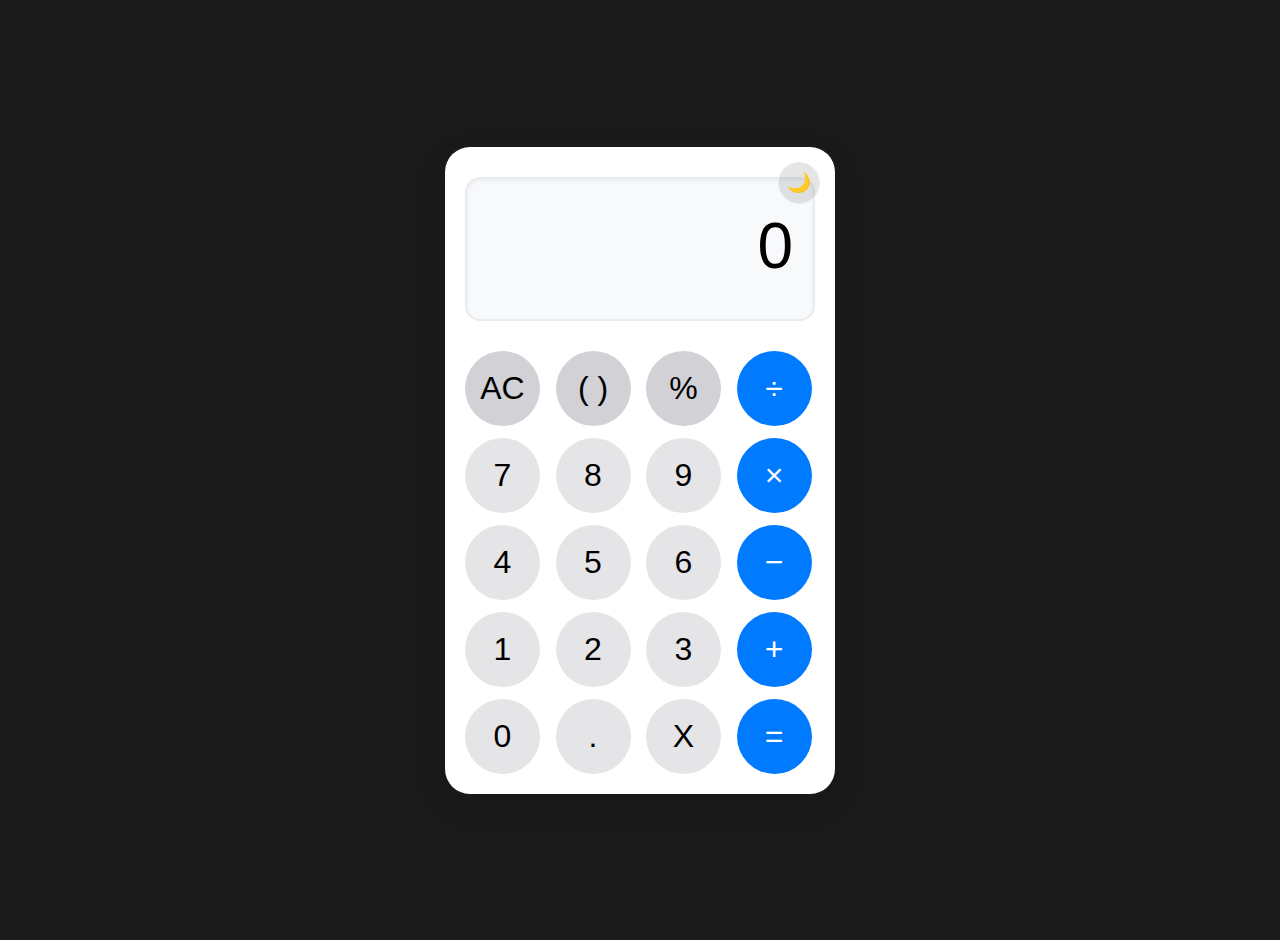
<file: CodeAlpha_Calculator/index.html>
<!DOCTYPE html>
<html lang="en">
<head>
	<meta charset="UTF-8">
	<meta http-equiv="X-UA-Compatible" content="IE=edge">
	<meta name="viewport" content="width=device-width, initial-scale=1.0">
	<title>Calculator</title>
	<link rel="stylesheet" href="style.css">
</head>
<body>
	<div class="calculator">
		<div class="theme-toggle" id="themeToggle">
			<span class="theme-icon">🌙</span>
		</div>
		<div class="display" id="display">0</div>
		<div class="buttons">
			<button class="btn function-btn" data-action="clear">AC</button>
			<button class="btn function-btn" data-action="plus-minus">( )</button>
			<button class="btn function-btn" data-action="percent">%</button>
			<button class="btn operator-btn" data-action="divide">÷</button>

			<button class="btn number-btn" data-number="7">7</button>
			<button class="btn number-btn" data-number="8">8</button>
			<button class="btn number-btn" data-number="9">9</button>
			<button class="btn operator-btn" data-action="multiply">×</button>

			<button class="btn number-btn" data-number="4">4</button>
			<button class="btn number-btn" data-number="5">5</button>
			<button class="btn number-btn" data-number="6">6</button>
			<button class="btn operator-btn" data-action="subtract">−</button>

			<button class="btn number-btn" data-number="1">1</button>
			<button class="btn number-btn" data-number="2">2</button>
			<button class="btn number-btn" data-number="3">3</button>
			<button class="btn operator-btn" data-action="add">+</button>

			<button class="btn number-btn" data-number="0">0</button>
			<button class="btn number-btn" data-number=".">.</button>
			<button class="btn number-btn" data-action="backspace">X</button>
			<button class="btn equals-btn" data-action="equals">=</button>
		</div>
	</div>
	<script src="script.js"></script>
</body>
</html>
</file>
<file: CodeAlpha_Calculator/style.css>
body {
    background: #1a1a1a;
    min-height: 100vh;
    display: flex;
    align-items: center;
    justify-content: center;
    font-family: -apple-system, BlinkMacSystemFont, 'Segoe UI', Arial, sans-serif;
    margin: 0;
    padding: 20px;
}

.calculator {
    background: #fff;
    padding: 30px 20px 20px;
    width: 350px;
    display: flex;
    flex-direction: column;
    gap: 20px;
    border-radius: 25px;
    box-shadow: 0 10px 30px rgba(0, 0, 0, 0.1);
}.display {
    background: #f8f9fa;
    color: #000;
    font-size: 4rem;
    font-weight: 300;
    text-align: right;
    padding: 30px 20px;
    min-height: 80px;
    overflow: hidden;
    white-space: nowrap;
    border: 2px solid #e9ecef;
    border-radius: 15px;
    box-shadow: inset 0 2px 4px rgba(0, 0, 0, 0.05);
    margin-bottom: 10px;
}

.buttons {
    display: grid;
    grid-template-columns: repeat(4, 1fr);
    gap: 12px;
}

.btn {
    width: 75px;
    height: 75px;
    border-radius: 50%;
    border: none;
    font-size: 2rem;
    font-weight: 400;
    cursor: pointer;
    transition: all 0.1s ease;
    display: flex;
    align-items: center;
    justify-content: center;
    user-select: none;
}

.btn:active {
    transform: scale(0.95);
}

/* Number buttons - light gray */
.number-btn {
    background: #e5e5e7;
    color: #000;
}

.number-btn:hover {
    background: #d1d1d6;
}

/* Function buttons - medium gray */
.function-btn {
    background: #d1d1d6;
    color: #000;
}

.function-btn:hover {
    background: #c7c7cc;
}

/* Operator buttons - blue */
.operator-btn {
    background: #007aff;
    color: #fff;
}

.operator-btn:hover {
    background: #0051d5;
}

.operator-btn.active {
    background: #fff;
    color: #007aff;
    border: 2px solid #007aff;
}

/* Equals button - blue */
.equals-btn {
    background: #007aff;
    color: #fff;
}

.equals-btn:hover {
    background: #0051d5;
}

/* Theme toggle button */
.theme-toggle {
    position: absolute;
    top: 15px;
    right: 15px;
    width: 40px;
    height: 40px;
    background: rgba(0, 0, 0, 0.1);
    border: 1px solid #e9ecef;
    border-radius: 50%;
    display: flex;
    align-items: center;
    justify-content: center;
    cursor: pointer;
    transition: all 0.3s ease;
    font-size: 1.2rem;
}

.theme-toggle:hover {
    background: rgba(0, 0, 0, 0.15);
    transform: scale(1.1);
}

.calculator {
    position: relative;
}



@media (max-width: 400px) {
    .calculator {
        width: 95vw;
        padding: 20px 15px 15px;
    }
    
    .display {
        font-size: 3rem;
        padding: 30px 15px 15px;
    }
    
    .btn {
        width: 65px;
        height: 65px;
        font-size: 1.8rem;
    }
    

    
    .buttons {
        gap: 10px;
    }
}
</file>
